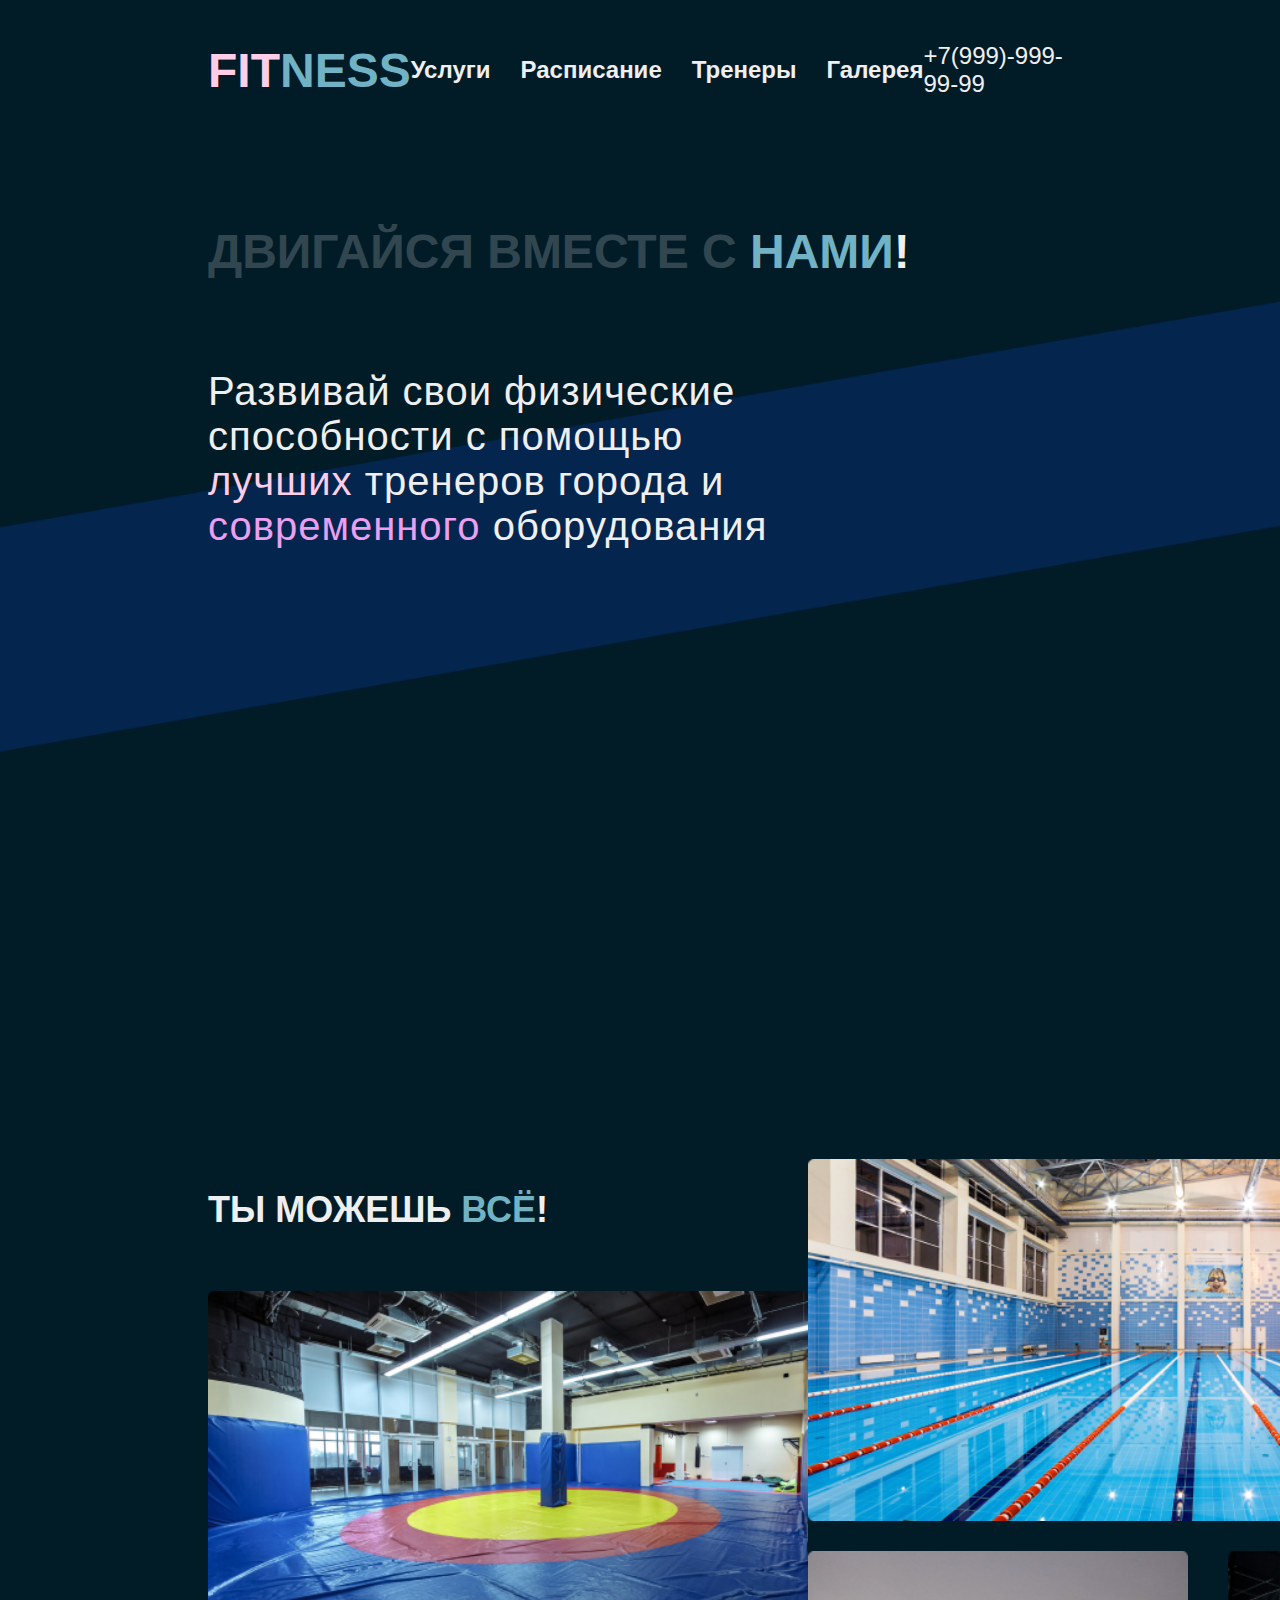
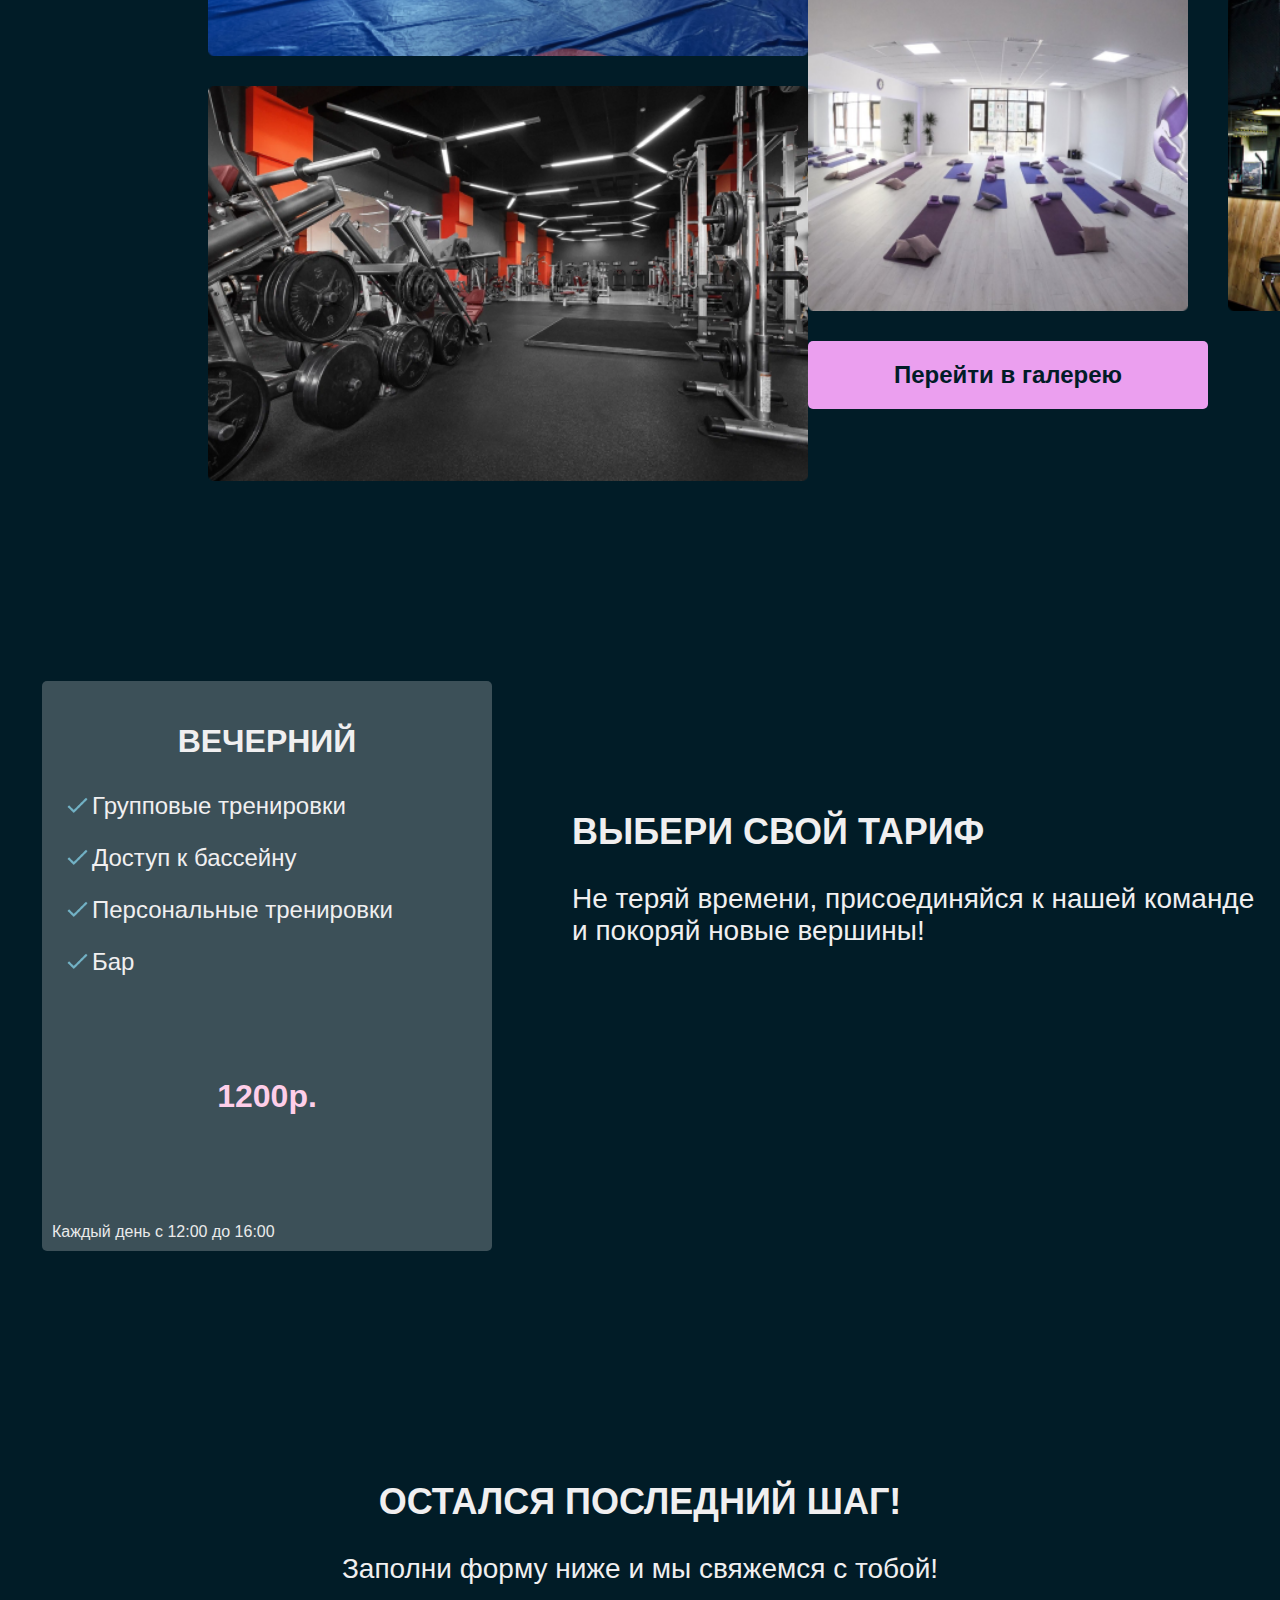
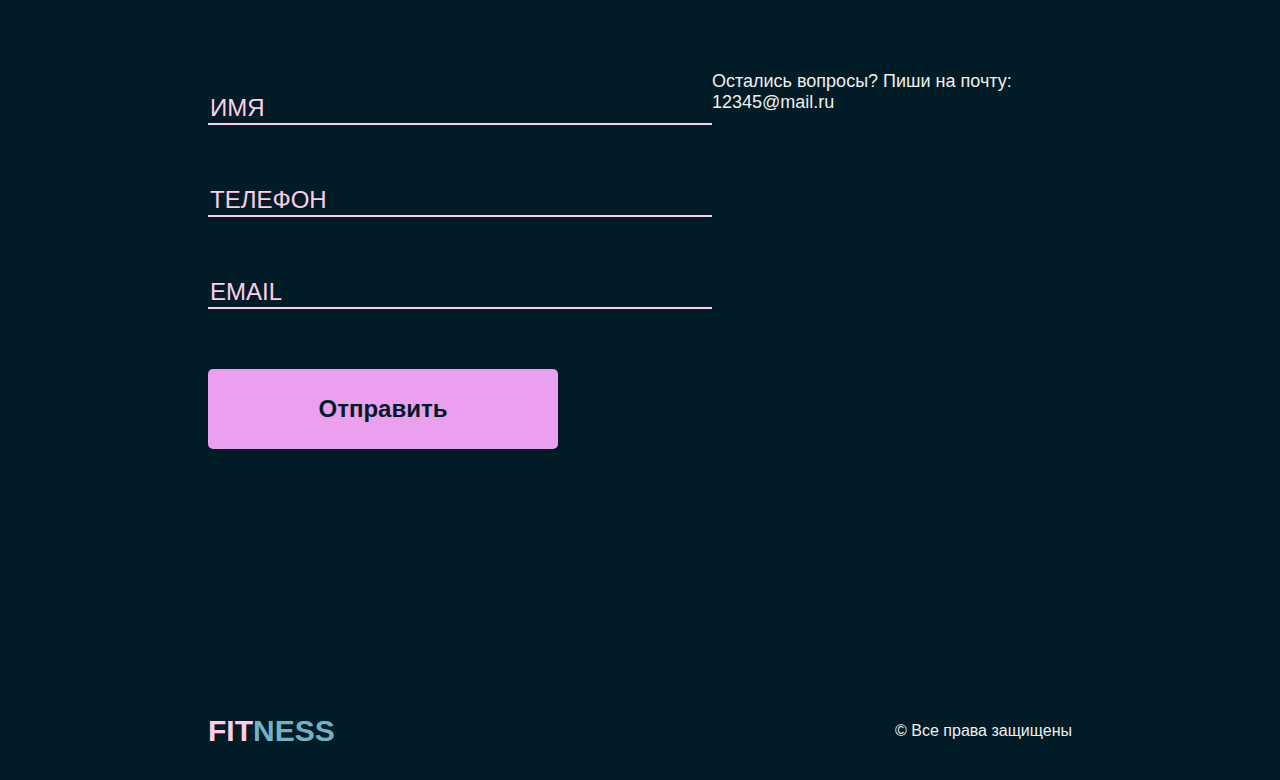
<file: src/index.html>
<!DOCTYPE html>
<html lang="ru">
  <head>
    <meta charset="UTF-8" />
    <meta name="viewport" content="width=device-width, initial-scale=1.0" />
    <link rel="stylesheet" href="./styles/main.css" />
    <link rel="stylesheet" href="./styles/index.css" />
    <link rel="icon" type="image/png" href="./images/FITNESS.png"/>
    <title>FITNESS</title>
  </head>
  <body>
    <header class="header">
      <a class="logo-link" href="index.html">
        <span class="light-pink-accent">FIT</span><span class="blue-accent">NESS</span>
      </a>
      <nav class="navigation">
        <a href="services.html">Услуги</a>
        <a href="shedule.html">Расписание</a>
        <a href="trainers.html">Тренеры</a>
        <a href="gallery.html">Галерея</a>
      </nav>
      <p class="phone-number">+7(999)-999-99-99</p>
    </header>
    <main>
      <section class="main-section">
        <h1 class="head">
          <span class="head-animation">ДВИГАЙСЯ ВМЕСТЕ С </span><span class="blue-accent">НАМИ</span>!
        </h1>
        <p class="description-main-section">
          Развивай свои физические способности с помощью
          <span class="light-pink-accent">лучших</span> тренеров города и
          <span class="pink-accent">современного</span> оборудования
        </p>
        <img class="blue-line-image" src="./images/blue-line.png" />
        <img class="women-image" src="./images/women.png" />
      </section>
      <section class="gallery">
  <div class="images">
    <div class="first-part-gallery">
      <h2 class="head-gallery">
        ТЫ МОЖЕШЬ <span class="blue-accent">ВСЁ</span>!
      </h2>
      <div class="image-container">
        <img src="./images/wrestling-hall.png" alt="зал для борьбы" />
        <div class="image-caption"><p class="text-image">Зал для борьбы</p></div>
      </div>
      <div class="image-container">
        <img src="./images/gym.png" alt="тренажерный зал" />
        <div class="image-caption"><p class="text-image">Тренажерный зал</p></div>
      </div>
    </div>
    <div class="second-part-gallery">
      <div class="image-container">
        <img src="./images/water-pool.png" alt="бассейн" />
        <div class="image-caption"><p class="text-image">Бассейн</p></div>
      </div>
      <div class="third-part-gallery">
        <div class="image-container">
          <img src="./images/stretching.png" alt="зал для стретчинга" />
          <div class="image-caption"><p class="text-image">Зал для стретчинга</p></div>
        </div>
        <div class="image-container">
          <img src="./images/bar.png" alt="бар" />
          <div class="image-caption"><p class="text-image">Бар</p></div>
        </div>
      </div>
      <a href="./gallery.html" class="button">Перейти в галерею</a>
    </div>
  </div>
</section>
      <section class="flex-cards">
        <section class="cards-rates" id="slider">
          <article class="card">
            <h3 class="card-head">УТРЕННИЙ</h3>
            <div class="content-cards">
              <p>Групповые тренировки</p>
              <p>Доступ к бассейну</p>
              <p>Персональные тренировки</p>
              <p>Бар</p>
            </div>
            <h4 class="card-price">1200p.</h4>
            <p class="card-date-info">Каждый день с 12:00 до 16:00</p>
          </article>
          <article class="card">
            <h3 class="card-head">ДНЕВНОЙ</h3>
            <div class="content-cards">
              <p>Групповые тренировки</p>
              <p>Доступ к бассейну</p>
              <p>Персональные тренировки</p>
              <p>Бар</p>
            </div>
            <h4 class="card-price">1200p.</h4>
            <p class="card-date-info">Каждый день с 12:00 до 16:00</p>
          </article>
          <article class="card">
            <h3 class="card-head">ВЕЧЕРНИЙ</h3>
            <div class="content-cards">
              <p>Групповые тренировки</p>
              <p>Доступ к бассейну</p>
              <p>Персональные тренировки</p>
              <p>Бар</p>
            </div>
            <h4 class="card-price">1200p.</h4>
            <p class="card-date-info">Каждый день с 12:00 до 16:00</p>
          </article>
        </section>
        <div class="text-rates">
          <h2 class="rates-head">ВЫБЕРИ СВОЙ ТАРИФ</h2>
          <p class="rates-description">
            Не теряй времени, присоединяйся к нашей команде и покоряй новые
            вершины!
          </p>
        </div>
      </section>
      <section class="form-section">
        <div class="form-section-text">
          <h2 class="form-head">ОСТАЛСЯ ПОСЛЕДНИЙ ШАГ!</h2>
          <p class="form-description">
            Заполни форму ниже и мы свяжемся с тобой!
          </p>
        </div>
        <div class="flex-form">
          <form>
            <input class="name" placeholder="ИМЯ" type="text" />
            <input class="phone" placeholder="ТЕЛЕФОН" type="text" />
            <input class="email-input" placeholder="EMAIL" type="text" />
            <button type='button' class="button btn-form send">Отправить</button>
          </form>
          <div>
            <script
              type="text/javascript"
              charset="utf-8"
              async
              src="https://api-maps.yandex.ru/services/constructor/1.0/js/?um=constructor%3A84567385df715a8c47f9b6b2acedadffb6c4fa175a2a9edc269456efb6bf8766&amp;width=800&amp;height=600&amp;lang=ru_RU&amp;scroll=true"
            ></script>
            <p class="text-form-info">Остались вопросы? Пиши на почту: 12345@mail.ru</p>
          </div>
        </div>
      </section>
    </main>
    <footer>
        <h2 class="logo-footer"><span class="light-pink-accent">FIT</span><span class="blue-accent">NESS</span></h2>
        <p class="right-footer">&copy; Все права защищены</p>
    </footer>
    <script src="./scripts/scrollTouchedSlider.js"></script>
    <script src="./scripts/sendNotifications.js"></script>
  </body>
</html>
</file>
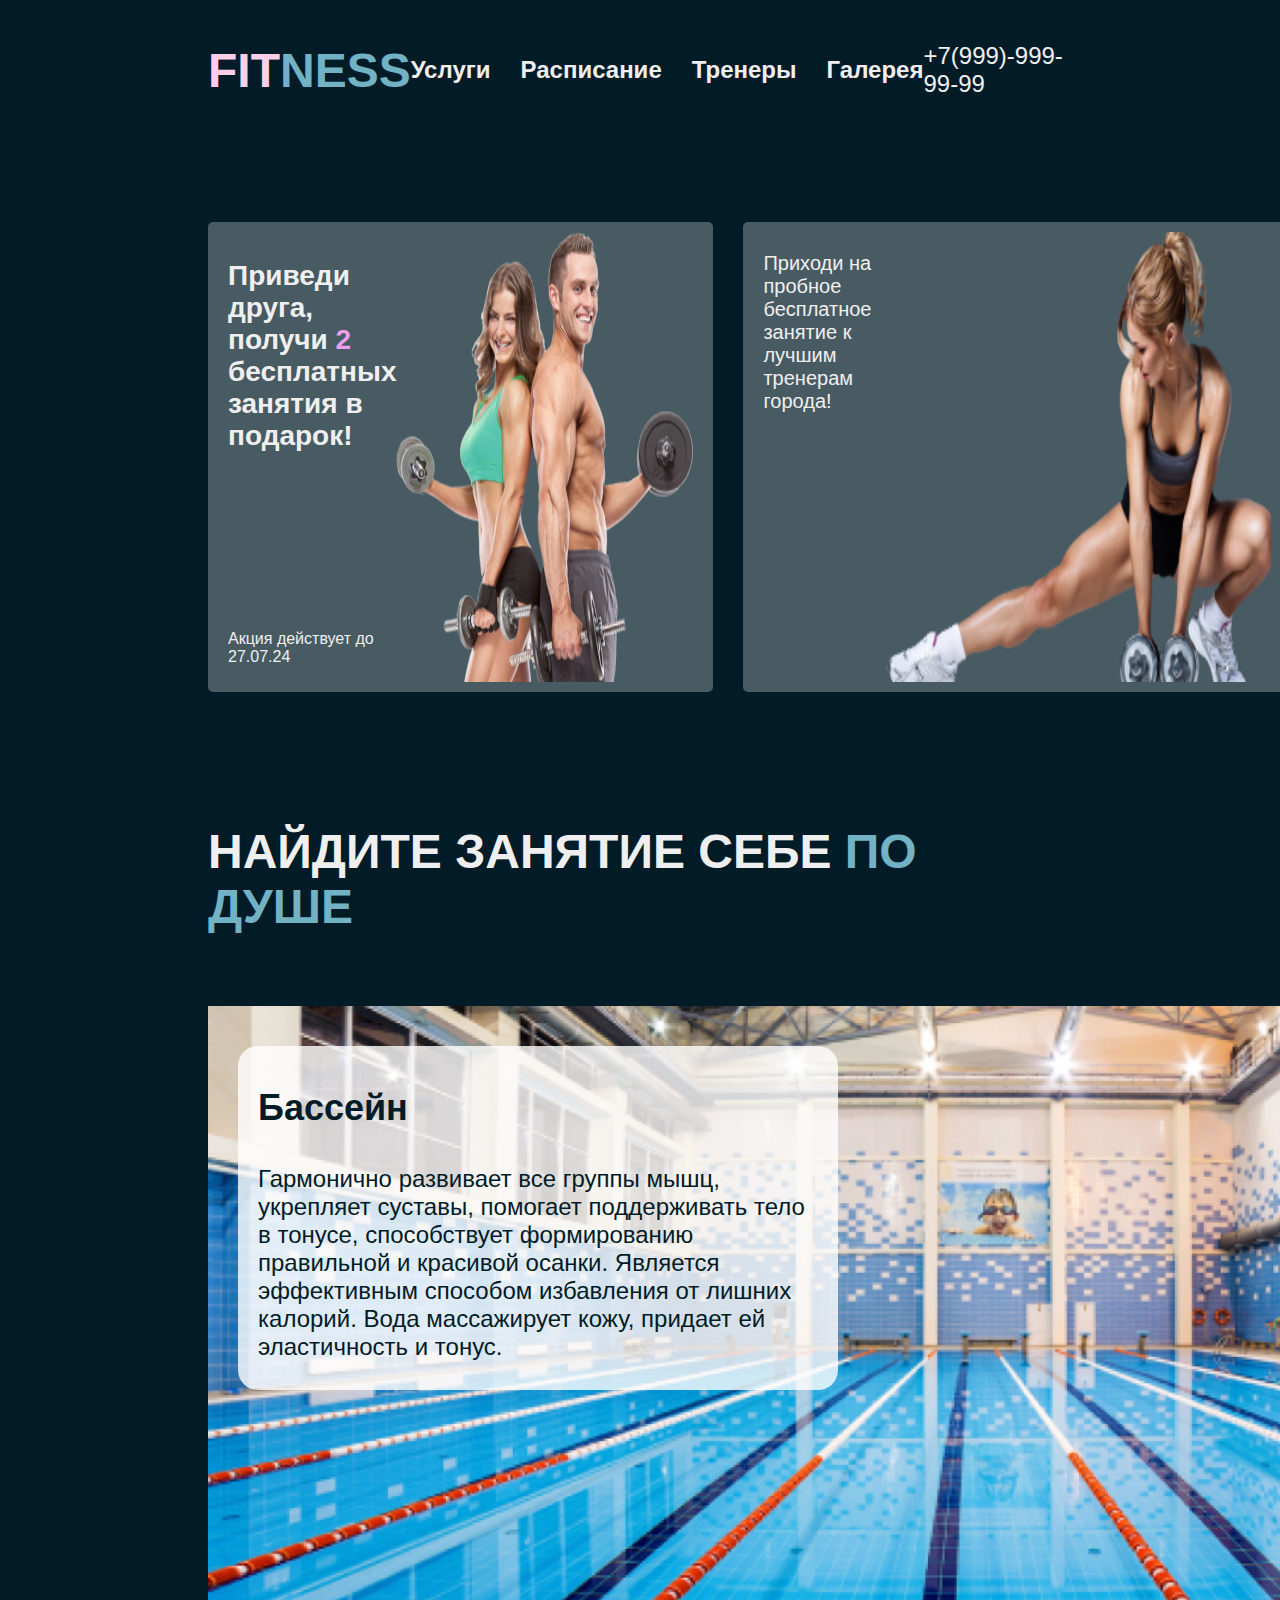
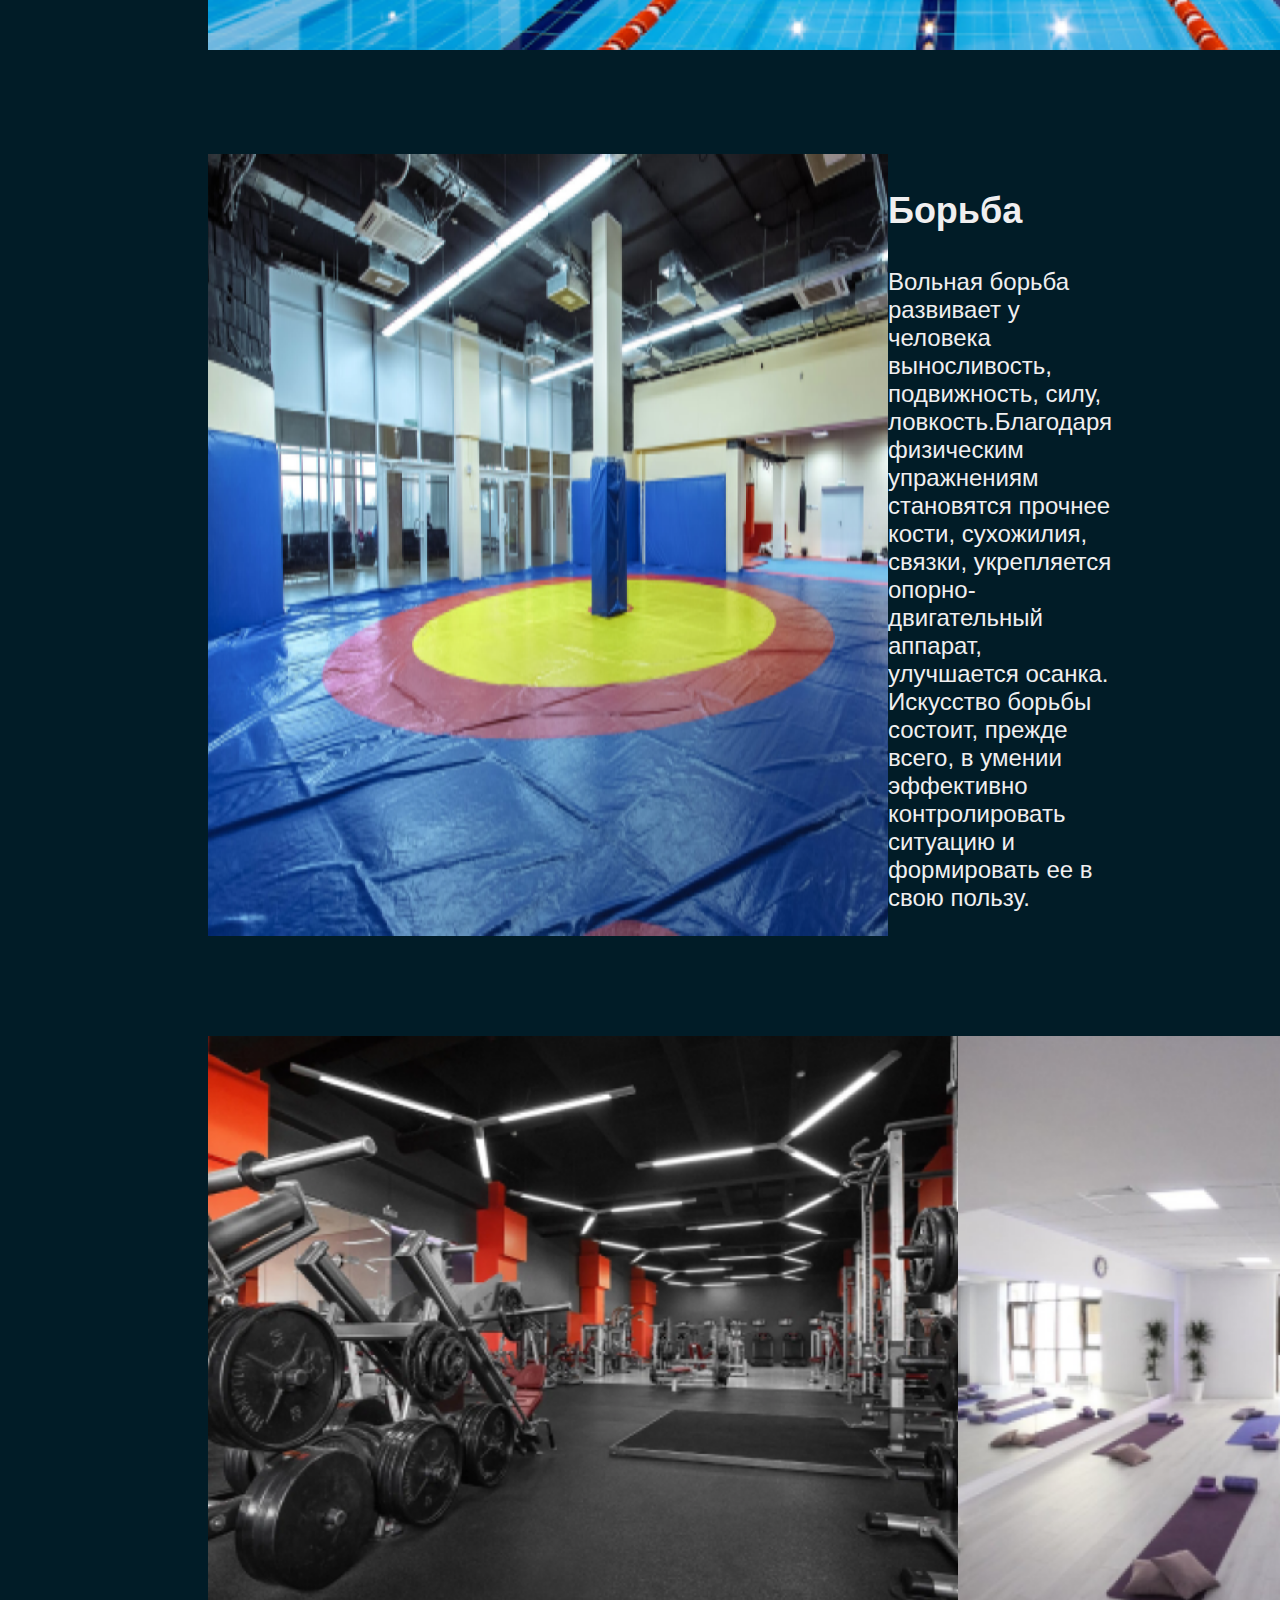
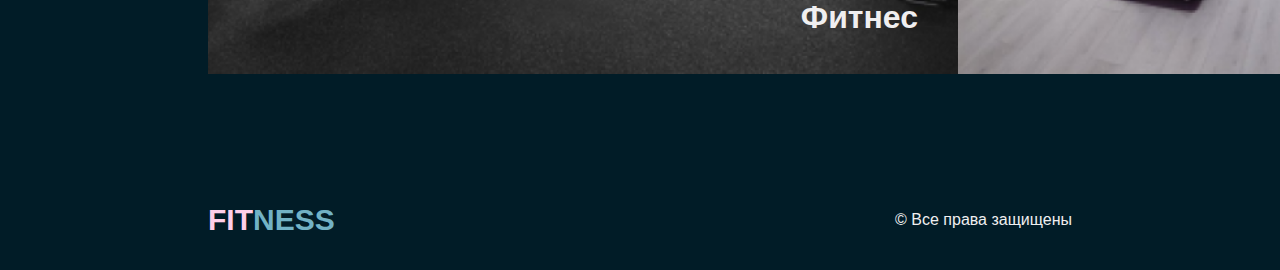
<file: src/services.html>
<!DOCTYPE html>
<html lang="en">
  <head>
    <meta charset="UTF-8" />
    <meta name="viewport" content="width=device-width, initial-scale=1.0" />
    <link rel="stylesheet" href="./styles/index.css" />
    <link rel="stylesheet" href="./styles/services.css" />
    <link rel="icon" type="image/png" href="./images/FITNESS.png" />
    <title>FITNESS</title>
  </head>
  <body>
    <header class="header">
      <a class="logo-link" href="index.html">
        <span class="light-pink-accent">FIT</span
        ><span class="blue-accent">NESS</span>
      </a>
      <nav class="navigation">
        <a href="services.html">Услуги</a>
        <a href="shedule.html">Расписание</a>
        <a href="trainers.html">Тренеры</a>
        <a href="gallery.html">Галерея</a>
      </nav>
      <p class="phone-number">+7(999)-999-99-99</p>
    </header>
    <main>
      <section class="advertise-section">
        <div class="advertise-element first-element">
          <div>
            <h3 class="head-advertise">
              Приведи друга, получи
              <span class="pink-accent">2</span> бесплатных занятия в подарок!
            </h3>
            <p class="info">Акция действует до 27.07.24</p>
          </div>
          <img src="./images/реклама1.png" alt="" />
        </div>
        <div class="advertise-element second-element">
          <p>Приходи на пробное бесплатное занятие к лучшим тренерам города!</p>
          <img
            class="second-advertise-image"
            src="./images/реклама2.png"
            alt=""
          />
        </div>
      </section>
      <h1 class="head">
        НАЙДИТЕ ЗАНЯТИЕ СЕБЕ <span class="blue-accent">ПО ДУШЕ</span>
      </h1>
      <section class="services-section">
        <section class="waterpool-service">
          <img
            class="waterpool-service-image"
            src="./images/бассейн-услуги.png"
            alt="бассейн"
          />
          <div class="waterpool-service-text">
            <h3>Бассейн</h3>
            <p>
              Гармонично развивает все группы мышц, укрепляет суставы, помогает
              поддерживать тело в тонусе, способствует формированию правильной и
              красивой осанки. Является эффективным способом избавления от
              лишних калорий. Вода массажирует кожу, придает ей эластичность и
              тонус.
            </p>
          </div>
        </section>
        <article class="fighting-service">
          <img src="./images/борьба-услуги.png"/>
          <div class="fighting-text">
            <h3 class="">Борьба</h3>
            <p>Вольная борьба развивает у человека выносливость, подвижность, силу, ловкость.Благодаря физическим упражнениям становятся прочнее кости, сухожилия, связки, укрепляется опорно-двигательный аппарат, улучшается осанка. Искусство борьбы состоит, прежде всего, в умении эффективно контролировать ситуацию и формировать ее в свою пользу.</p>
          </div>
        </article>
        <section class="services-cards">
          <div class="fitness-service">
            <img src="./images/зал-услуги.png"/>
            <h3 class="card-head">Фитнес</h3>
          </div>
          <div class="stretching-service">
            <img src="./images/стретчинг-услуги.png"/>
            <h3 class="card-head">Стретчинг</h3>
          </div>
        </section>
      </section>
    </main>
    <footer>
      <h2 class="logo-footer">
        <span class="light-pink-accent">FIT</span
        ><span class="blue-accent">NESS</span>
      </h2>
      <p class="right-footer">&copy; Все права защищены</p>
    </footer>
  </body>
</html>
</file>
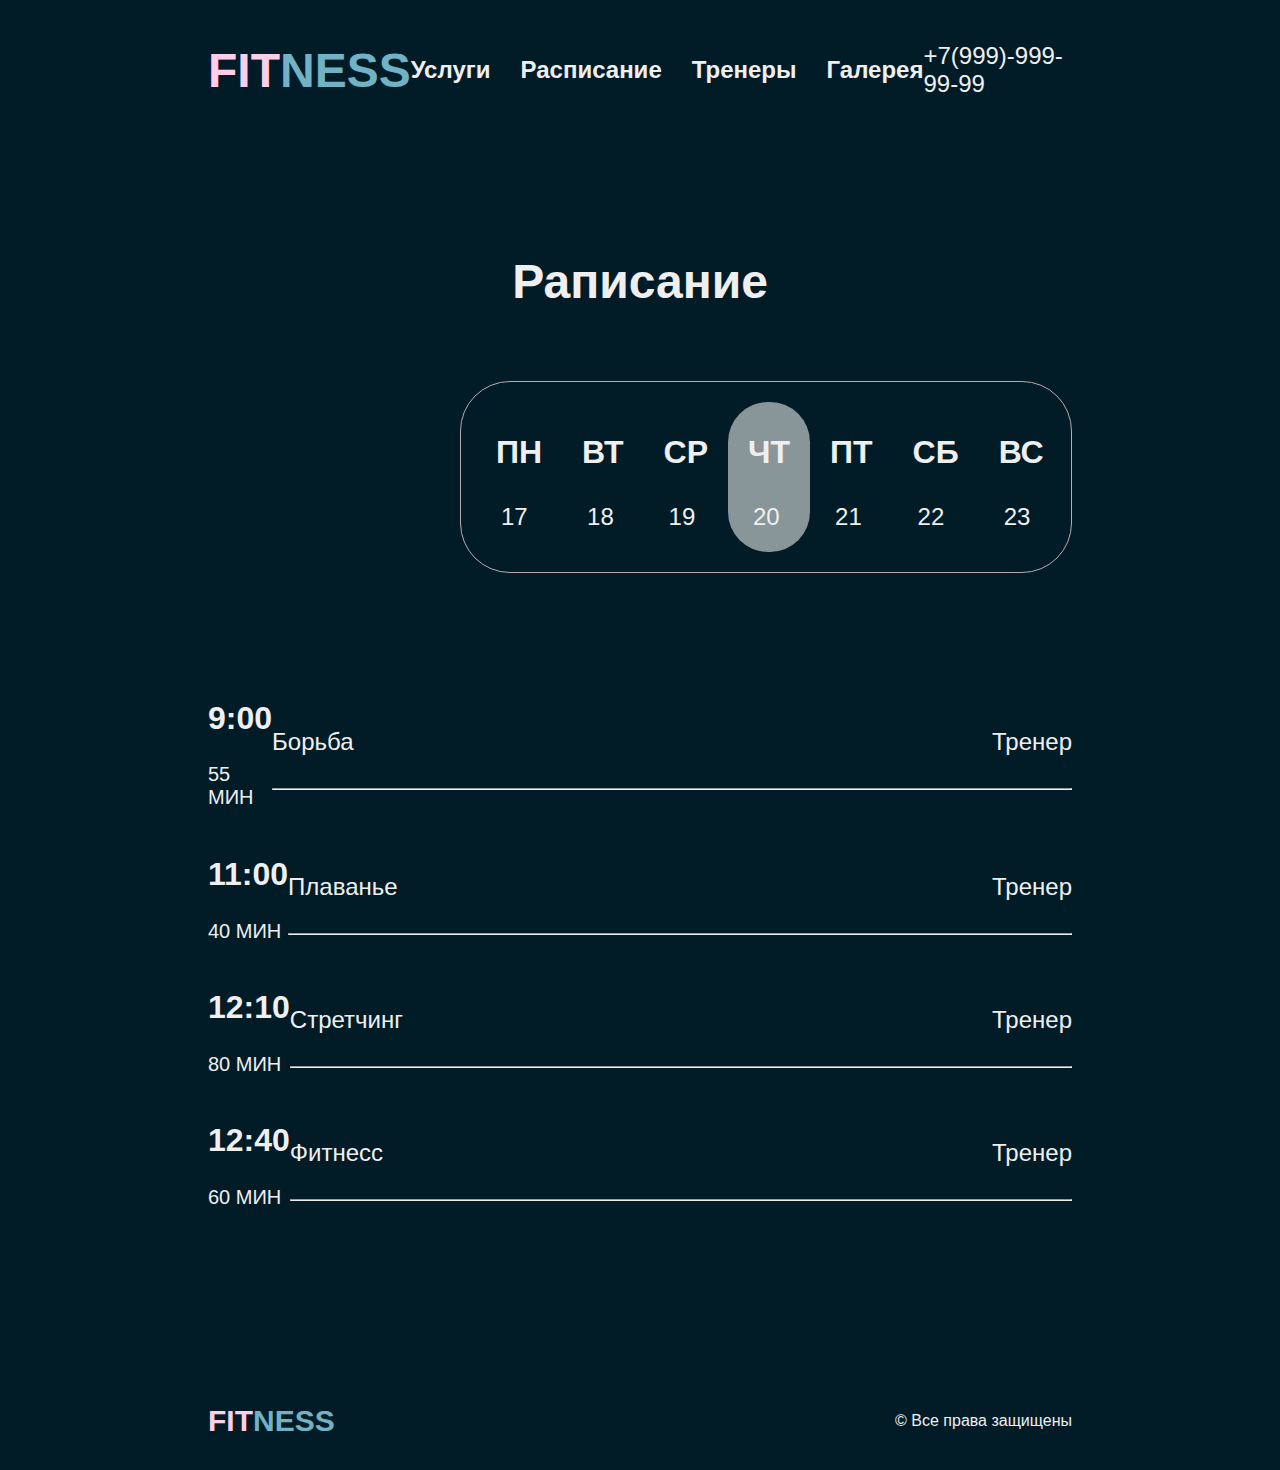
<file: src/shedule.html>
<!DOCTYPE html>
<html lang="en">
  <head>
    <meta charset="UTF-8" />
    <meta name="viewport" content="width=device-width, initial-scale=1.0" />
    <link rel="stylesheet" href="./styles/shedule.css" />
    <link rel="stylesheet" href="./styles/index.css" />
    <link rel="icon" type="image/png" href="./images/FITNESS.png" />
    <title>FITNESS</title>
  </head>
  <body>
    <header class="header">
      <a class="logo-link" href="index.html">
        <span class="light-pink-accent">FIT</span
        ><span class="blue-accent">NESS</span>
      </a>
      <nav class="navigation">
        <a href="services.html">Услуги</a>
        <a href="shedule.html">Расписание</a>
        <a href="trainers.html">Тренеры</a>
        <a href="gallery.html">Галерея</a>
      </nav>
      <p class="phone-number">+7(999)-999-99-99</p>
    </header>
    <main>
      <h1 class="head">Раписание</h1>
      <section class="right-shedule">
        <div class="shedule">
          <div>
            <h3 class="head-shedule">ПН</h3>
            <p class="p-shedule">17</p>
          </div>
          <div>
            <h3 class="head-shedule">ВТ</h3>
            <p class="p-shedule">18</p>
          </div>
          <div>
            <h3 class="head-shedule">СР</h3>
            <p class="p-shedule">19</p>
          </div>
          <div class="today">
            <h3 class="head-shedule">ЧТ</h3>
            <p class="p-shedule">20</p>
          </div>
          <div>
            <h3 class="head-shedule">ПТ</h3>
            <p class="p-shedule">21</p>
          </div>
          <div>
            <h3 class="head-shedule">СБ</h3>
            <p class="p-shedule">22</p>
          </div>
          <div>
            <h3 class="head-shedule">ВС</h3>
            <p class="p-shedule">23</p>
          </div>
        </div>
      </section>
      <section class="shedule-board">
        <div class="board-element">
          <div class="board-time-info">
            <h2>9:00</h2>
            <p>55 МИН</p>
          </div>
          <div class="named">
            <div>
              <p>Борьба</p>
              <p>Тренер</p>
            </div>
            <hr class="line" />
          </div>
        </div>
        <div class="board-element">
          <div class="board-time-info">
            <h2>11:00</h2>
            <p>40 МИН</p>
          </div>
          <div class="named">
            <div>
              <p>Плаванье</p>
              <p>Тренер</p>
            </div>
            <hr class="line" />
          </div>
        </div>
        <div class="board-element">
          <div class="board-time-info">
            <h2>12:10</h2>
            <p>80 МИН</p>
          </div>
          <div class="named">
            <div>
              <p>Стретчинг</p>
              <p>Тренер</p>
            </div>
            <hr class="line" />
          </div>
        </div>
        <div class="board-element">
          <div class="board-time-info">
            <h2>12:40</h2>
            <p>60 МИН</p>
          </div>
          <div class="named">
            <div>
              <p>Фитнесс</p>
              <p>Тренер</p>
            </div>
            <hr class="line" />
          </div>
        </div>
      </section>
    </main>
    <footer>
      <h2 class="logo-footer">
        <span class="light-pink-accent">FIT</span
        ><span class="blue-accent">NESS</span>
      </h2>
      <p class="right-footer">&copy; Все права защищены</p>
    </footer>
  </body>
</html>
</file>
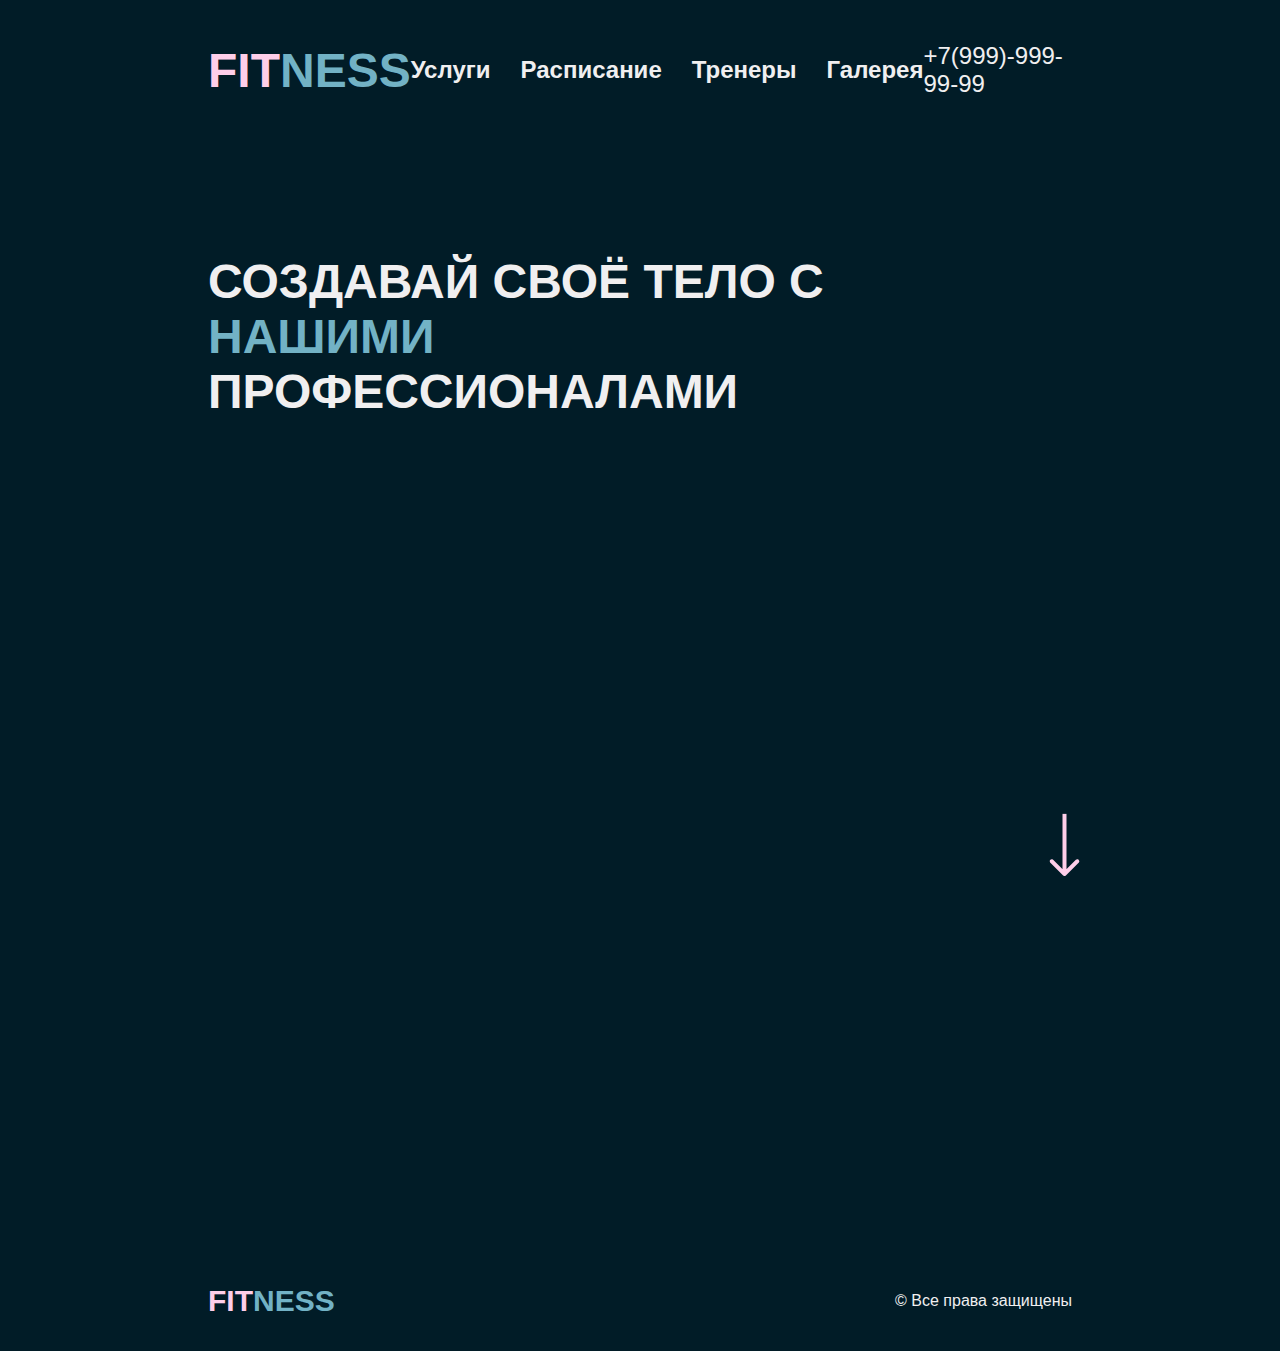
<file: src/trainers.html>
<!DOCTYPE html>
<html lang="en">
  <head>
    <meta charset="UTF-8" />
    <meta name="viewport" content="width=device-width, initial-scale=1.0" />
    <link rel="stylesheet" href="./styles/index.css" />
    <link rel="stylesheet" href="./styles/trainers.css" />
    <link rel="icon" type="image/png" href="./images/FITNESS.png" />
    <title>FITNESS</title>
  </head>
  <body>
    <header class="header">
      <a class="logo-link" href="index.html">
        <span class="light-pink-accent">FIT</span
        ><span class="blue-accent">NESS</span>
      </a>
      <nav class="navigation">
        <a href="services.html">Услуги</a>
        <a href="shedule.html">Расписание</a>
        <a href="trainers.html">Тренеры</a>
        <a href="gallery.html">Галерея</a>
      </nav>
      <p class="phone-number">+7(999)-999-99-99</p>
    </header>
    <main>
      <h1 class="head">
        СОЗДАВАЙ СВОЁ ТЕЛО С
        <span class="blue-accent">НАШИМИ</span> ПРОФЕССИОНАЛАМИ
      </h1>
      <section class="trainer-section">
        <div id="trainer1" class="trainer-slide active">
          <img class="trainer" src="images/trainer1.png" alt="фото тренера 1" />
          <img
            class="ellipse"
            src="images/blueEllipse.png"
            alt="синий эллипс"
          />
          <div class="trainer-info">
            <h2 class="name-trainer">НИКИФОРОВА АНГЕЛИНА</h2>
            <p class="experience-trainer">
              Получила многие награды в сфере спорта, стаж работы тренером 3
              года
            </p>
            <p class="info-about-trainer">
              Ведёт персональные занятия в тренажёрном зале. Проводит групповые
              занятия по стретчингу и фитнесу.
            </p>
          </div>
        </div>
        <div id="trainer2" class="trainer-slide">
          <img
            class="trainer2"
            src="images/trainer2.png"
            alt="фото тренера 2"
          />
          <img
            class="ellipse"
            src="images/blueEllipse.png"
            alt="синий эллипс"
          />
          <div class="trainer-info">
            <h2 class="name-trainer">ИВАНОВ ПЕТР</h2>
            <p class="experience-trainer">
              Сертифицированный тренер с опытом работы 5 лет
            </p>
            <p class="info-about-trainer">
              Специализируется на кардиотренировках и функциональном тренинге.
            </p>
          </div>
        </div>
        <div id="trainer3" class="trainer-slide">
          <img
            class="trainer3"
            src="images/trainer3.png"
            alt="фото тренера 2"
          />
          <img
            class="ellipse"
            src="images/blueEllipse.png"
            alt="синий эллипс"
          />
          <div class="trainer-info">
            <h2 class="name-trainer">ВАСИЛЬЕВА ОЛЬГА</h2>
            <p class="experience-trainer">
              Сертифицированный тренер с опытом работы 2 года
            </p>
            <p class="info-about-trainer">
              Специализируется на кардиотренировках и функциональном тренинге.
            </p>
          </div>
        </div>
      </section>
      <div onclick="nextSlide" class="arrow">
        <img src="./images/Arrow.png" />
      </div>
    </main>
    <footer>
      <h2 class="logo-footer">
        <span class="light-pink-accent">FIT</span
        ><span class="blue-accent">NESS</span>
      </h2>
      <p class="right-footer">&copy; Все права защищены</p>
    </footer>
    <script src="./scripts/trainers.js"></script>
  </body>
</html>
</file>
<file: src/styles/main.css>
.main-section {
  padding: 70px 200px;
}

.description-main-section {
  font-size: 40px;
  max-width: 600px;
  padding-top: 50px;
  letter-spacing: 1px;
}

.blue-line-image {
  width: 100%;
  z-index: -2;
  position: absolute;
  top: 300px;
  right: 0px;
}

.women-image {
  z-index: -1;
  position: absolute;
  right: 300px;
  top: 150px;
  width: 900px;
}

.head-gallery,
.rates-head,
.form-head {
  font-size: 36px;
  font-family: "Esquina Rounded", sans-serif;
}

.gallery {
  padding: 500px 200px 200px;
}

.image-container {
  position: relative;
  display: inline-block;
}

.image-container img {
  display: block;
  width: 100%;
}

.image-caption {
  border-radius: 5px;
  position: absolute;
  bottom: 0;
  left: 0;
  width: 100%;
  height: 100%;
  background: rgba(3, 37, 78, 0.7);
  opacity: 0;
  transition: opacity 0.3s;
}

.text-image {
  font-size: 26px;
  margin: 20px 0 0 20px;
  font-weight: 600;
  font-family: "Esquina Rounded", sans-serif;
}

.image-container:hover .image-caption {
  opacity: 1;
}

.first-part-gallery {
  display: grid;
  gap: 30px;
}

.first-part-gallery > div {
  width: 600px;
}

.images {
  display: flex;
  justify-content: space-around;
}

.second-part-gallery {
  display: flex;
  flex-direction: column;
  gap: 30px;
}

.second-part-gallery > div:first-child {
  width: 800px;
}

.third-part-gallery > div {
  width: 380px;
  height: 360px;
}

.third-part-gallery > div > img {
  width: 380px;
  height: 360px;
}

.third-part-gallery {
  display: flex;
  justify-content: space-between;
}

.button {
  text-decoration: none;
  text-align: center;
  width: 400px;
  font-size: 24px;
  padding: 20px 0;
  background-color: #eb9fef;
  border: none;
  cursor: pointer;
  border-radius: 5px;
  font-weight: 600;
  color: #011c27;
}

.button:hover {
  box-shadow: 0 0 10px #eb9fef;
  -moz-box-shadow: 0 0 10px #eb9fef;
  -webkit-box-shadow: 0 0 10px #eb9fef;
}

.cards-rates {
  display: flex;
  overflow-x: hidden;
  scroll-behavior: smooth;
  max-width: 950px;
  position: relative;
  cursor: grab;
}

.cards-rates.active {
  cursor: grabbing;
}

.card {
  min-width: 430px;
  height: 550px;
  margin-right: 40px;
  background-color: rgba(217, 217, 217, 0.28);
  border-radius: 5px;
  padding: 10px;
  flex: 0 0 auto;
}

.content-cards > p {
  font-size: 24px;
  padding-left: 10px;
}

.content-cards > p::before {
  float: left;
  content: url("../images/done.png");
}

.card-head,
.card-price {
  font-size: 32px;
  text-align: center;
}

.card-price {
  padding: 60px 0 40px;
  color: #fecee9;
}

.card-date-info {
  padding-top: 25px;
  color: #ebebeb;
}

.flex-cards {
  display: flex;
  gap: 40px;
}

.rates-description {
  font-size: 28px;
  width: 700px;
}

.text-rates {
  padding-top: 100px;
}

.form-section {
  padding: 200px;
}

.form-description {
  font-size: 28px;
}

.form-section-text {
  text-align: center;
}

form {
  display: grid;
  gap: 60px;
  padding: 40px 0;
}

form > input {
  width: 500px;
  font-size: 24px;
  border: none;
  color: #fecee9;
  background-color: #011c27;
  border-bottom: 2px solid #fecee9;
}

.btn-form {
  width: 350px;
  height: 80px;
}

::placeholder {
  color: #fecee9;
  font-weight: 400;
}

.flex-form {
  padding-top: 40px;
  display: flex;
  justify-content: space-between;
}

.text-form-info {
  font-size: 18px;
  float: right;
}

.women-image {
  opacity: 0;
  animation: women 2.5s forwards;
}

.head-animation {
  opacity: 0.2;
  animation: header 2s forwards;
}

@keyframes women {
  0% {
    opacity: 0;
  }
  100% {
    opacity: 1;
  }
}

@keyframes header {
  0% {
    opacity: 0.2;
  }
  100% {
    opacity: 1;
  }
}
</file>
<file: src/styles/index.css>
body {
  background-color: #011c27;
  color: #f0eff0;
  font-family: "Noto Sans Variable", sans-serif;
}

.header {
  padding: 10px 200px 0;
  display: flex;
  justify-content: space-between;
  align-items: center;
}

.head,
.logo-link {
  font-family: "Esquina Rounded", sans-serif;
  font-size: 48px;
}

.logo-link {
  text-decoration: none;
  font-weight: 600;
}

.navigation {
  display: flex;
  font-size: 24px;
  gap: 30px;
}

.navigation > a {
  text-decoration: none;
  color: #f0eff0;
  font-weight: 600;
}

.navigation > a:hover {
  color: #72b2c5;
}

.phone-number {
  font-size: 24px;
}

.light-pink-accent {
  color: #fecee9;
}

.pink-accent {
  color: #eb9fef;
}

.blue-accent {
  color: #72b2c5;
}

footer {
  padding: 0 200px;
  display: flex;
  justify-content: space-between;
  align-items: center;
}

.logo-footer {
  font-size: 30px;
  font-family: "Esquina Rounded", sans-serif;
}

.right-footer {
  font-size: 16px;
}
</file>
<file: src/styles/services.css>
main {
  padding: 100px 200px;
}

.advertise-section {
  display: flex;
  justify-content: space-between;
  gap: 30px;
  padding-bottom: 100px;
}

.head-advertise {
  font-size: 28px;
  font-family: "Esquina Rounded", sans-serif;
  max-width: 500px;
  padding-bottom: 150px;
}

.advertise-element {
  padding: 10px 20px;
  background-color: rgb(240, 240, 240, 30%);
  display: flex;
  justify-content: space-between;
  border-radius: 5px;
}

.first-element {
  width: 1200px;
}

.second-advertise-image {
  width: 400px;
}

.second-element > p {
  font-size: 20px;
}

.services-section {
  padding-top: 40px;
}

.waterpool-service-image {
  width: 1550px;
}

.waterpool-service {
  position: relative;
}

.waterpool-service-text {
  background-color: rgb(255, 255, 255, 80%);
  color: #011c27;
  max-width: 600px;
  padding: 5px 20px;
  border-radius: 20px;
  position: absolute;
  top: 40px;
  left: 30px;
  transition: padding 0.3s;
}

.waterpool-service-text:hover {
  padding: 20px;
}

.waterpool-service-text > h3 {
  font-family: "Esquina Rounded", sans-serif;
  font-size: 36px;
}

.waterpool-service-text > p {
  max-width: 560px;
  font-size: 24px;
}

.fighting-text > h3 {
  font-family: "Esquina Rounded", sans-serif;
  font-size: 36px;
}

.fighting-text > p {
  font-size: 24px;
  max-width: 680px;
}

.fighting-service{
  display: flex;
  justify-content: space-between;
  padding: 100px 0;
}

.fighting-service > img {
  width: 810px;
}

.services-cards{
  display: flex;
  justify-content: space-between;
}

.services-cards > div > img {
  width: 750px;
}

.fitness-service, .stretching-service {
  position: relative;
}

.card-head{
  position: absolute;
  bottom: 10px;
  right: 40px;
  font-size: 32px;
  font-family: "Esquina Rounded", sans-serif;
}

.fitness-service:hover, .stretching-service:hover .card-head {
  color: #EB9FEF;
}
</file>
<file: src/styles/shedule.css>
body {
  background-color: #011c27;
  color: #f0eff0;
  font-family: "Noto Sans Variable", sans-serif;
}

.head {
  font-size: 40px;
  font-family: "Esquina Rounded", sans-serif;
  text-align: center;
  padding: 100px 0 40px;
}

main{
    padding: 0 200px;
}

.shedule{
    border: 1px solid #B6ACAC;
    padding: 20px 15px;
    width: 580px;
    height: 150px;
    border-radius: 50px;
    display: flex;
}

.right-shedule{
    display: flex;
    justify-content: flex-end;
}

.head-shedule {
    font-size: 32px;
    font-family: "Esquina Rounded", sans-serif;
}

.p-shedule {
    font-size: 24px;
    padding-left: 5px;
}

.shedule > div {
    padding: 0 20px;
    cursor: pointer;
}

.shedule > div:hover{
    background-color: #72B2C5;
    border: 1px solid #72B2C5;
    border-radius: 40px;
}

.today{
    background-color: #889599;
    border-radius: 40px;
}

.board-element{
    display: flex;
    justify-content: space-between;
    align-items: center;
}

.board-element:hover.line {
    border-color: beige;
}

.named{
    width: 1400px;
}

.named > div {
    display: flex;
    justify-content: space-between;
    font-size: 24px;
}

.board-time-info > h2{
    font-size: 32px;
    font-family: "Esquina Rounded", sans-serif;
}

.board-time-info > p{
    font-size: 20px;
}

.shedule-board{
    padding: 100px 0 150px;
}
</file>
<file: src/styles/trainers.css>
main {
  padding: 0 200px;
}
.head {
  padding: 100px 0 40px;
  font-size: 48px;
  width: 750px;
}

.ellipse {
  z-index: -1;
  position: absolute;
  top: 470px;
  left: 250px;
  width: 600px;
}

.trainer-section {
  padding-bottom: 150px;
}

.trainer {
  width: 740px;
  transition: transform 0.3s ease;
}

.trainer2 {
  width: 560px;
  padding: 0 100px 0 80px;
  transition: transform 0.3s ease;
}

.trainer3 {
  width: 470px;
  padding: 0 0 0 120px;
  margin-right: 130px;
  transition: transform 0.3s ease;
}

.trainer:hover {
  transform: scale(1.1);
}

.trainer2:hover {
  transform: scale(1.1);
}

.trainer3:hover {
  transform: scale(1.1);
}

.trainer-info {
  padding-top: 80px;
}

.name-trainer {
  font-size: 40px;
  font-family: "Esquina Rounded", sans-serif;
}

.experience-trainer {
  font-size: 24px;
  color: #f1f1f1;
  max-width: 900px;
}

.info-about-trainer {
  font-size: 28px;
  max-width: 900px;
}

.trainer-section {
  display: flex;
  justify-content: space-between;
  align-items: start;
}

.trainer-slide {
  display: none;
  opacity: 0;
  animation: fadeInOut 0.7s ease forwards;
}

.trainer-slide.active {
  display: flex;
}

.arrow {
  position: absolute;
  right: 200px;
  bottom: 20px;
  cursor: pointer;
  transition: transform 0.3s ease;
}

.arrow:hover {
  transform: translateY(-5px);
}

@keyframes fadeInOut {
  from {
    opacity: 0;
  }
  to {
    opacity: 1;
  }
}
</file>
